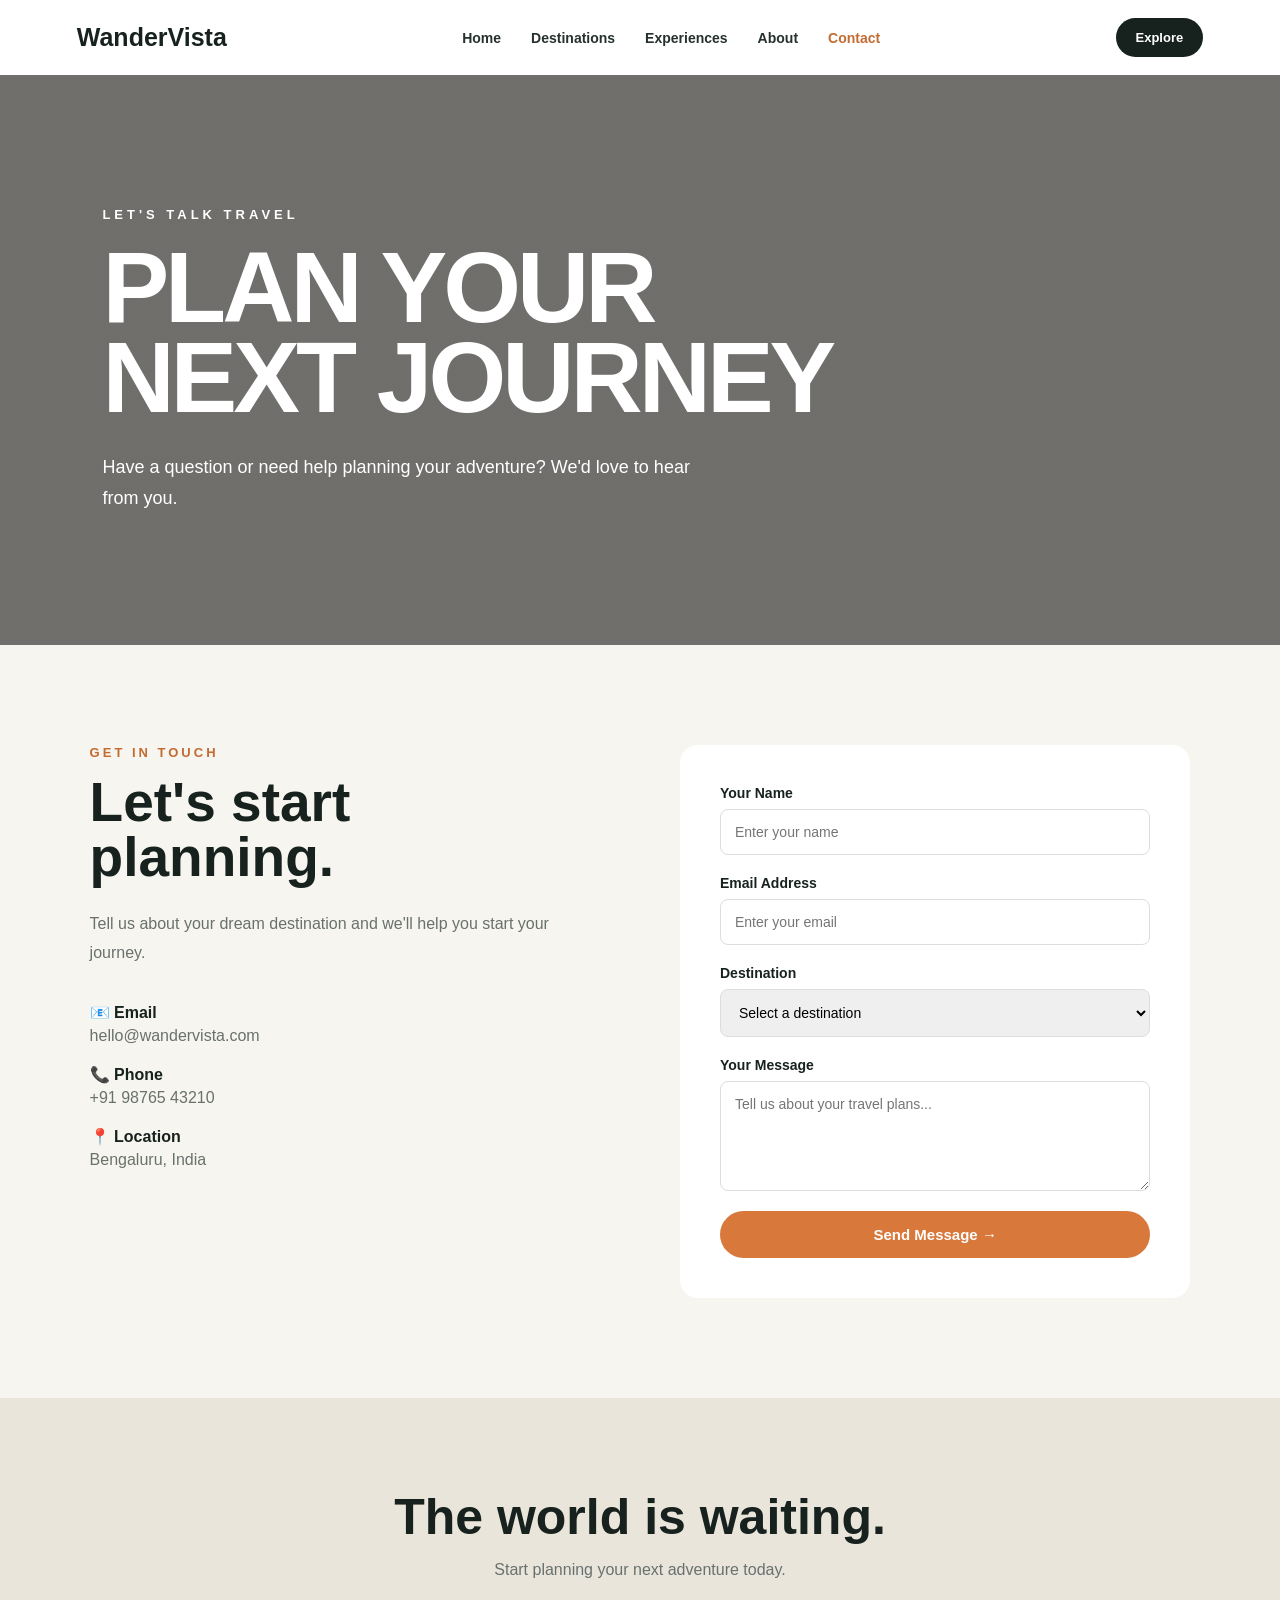
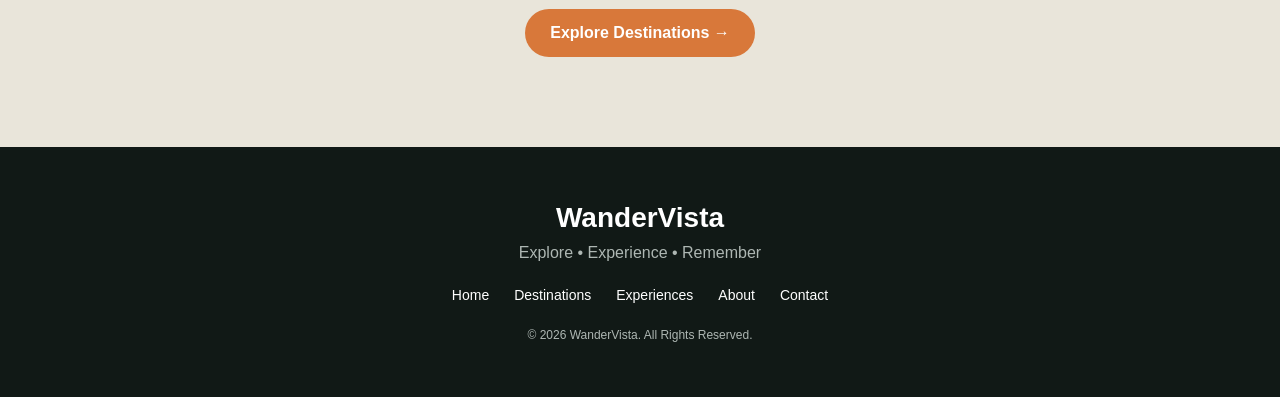
<file: contact.html>
<!DOCTYPE html>
<html lang="en">
<head>

    <meta charset="UTF-8">
    <meta name="viewport" content="width=device-width, initial-scale=1.0">

    <title>WanderVista | Contact</title>

    <link rel="stylesheet" href="person.css">

</head>

<body>

<header class="navbar">

    <div class="logo">WanderVista</div>

    <nav>
        <a href="index.html">Home</a>
        <a href="destinations.html">Destinations</a>
        <a href="experiences.html">Experiences</a>
        <a href="about.html">About</a>
        <a href="contact.html" class="active">Contact</a>
    </nav>

    <a href="destinations.html" class="nav-button">
        Explore
    </a>

</header>


<section class="page-hero contact-hero">

    <div>

        <p>LET'S TALK TRAVEL</p>

        <h1>
            PLAN YOUR<br>
            NEXT JOURNEY
        </h1>

        <span>
            Have a question or need help planning your adventure?
            We'd love to hear from you.
        </span>

    </div>

</section>


<section class="contact-section">

    <div class="contact-info">

        <p class="label">GET IN TOUCH</p>

        <h2>
            Let's start<br>
            planning.
        </h2>

        <p>
            Tell us about your dream destination and
            we'll help you start your journey.
        </p>

        <div class="contact-detail">
            <strong>📧 Email</strong>
            <span>hello@wandervista.com</span>
        </div>

        <div class="contact-detail">
            <strong>📞 Phone</strong>
            <span>+91 98765 43210</span>
        </div>

        <div class="contact-detail">
            <strong>📍 Location</strong>
            <span>Bengaluru, India</span>
        </div>

    </div>


    <div class="contact-form">

        <form>

            <label>Your Name</label>
            <input
                type="text"
                placeholder="Enter your name"
                required
            >

            <label>Email Address</label>
            <input
                type="email"
                placeholder="Enter your email"
                required
            >

            <label>Destination</label>

            <select>
                <option>Select a destination</option>
                <option>Paris</option>
                <option>Bali</option>
                <option>New York</option>
                <option>Dubai</option>
                <option>Switzerland</option>
                <option>Maldives</option>
            </select>

            <label>Your Message</label>

            <textarea
                rows="5"
                placeholder="Tell us about your travel plans..."
            ></textarea>

            <button type="submit">
                Send Message →
            </button>

        </form>

    </div>

</section>


<section class="contact-cta">

    <h2>
        The world is waiting.
    </h2>

    <p>
        Start planning your next adventure today.
    </p>

    <a href="destinations.html">
        Explore Destinations →
    </a>

</section>


<footer>

    <div class="footer-logo">WanderVista</div>

    <p>Explore • Experience • Remember</p>

    <div class="footer-links">

        <a href="index.html">Home</a>
        <a href="destinations.html">Destinations</a>
        <a href="experiences.html">Experiences</a>
        <a href="about.html">About</a>
        <a href="contact.html">Contact</a>

    </div>

    <p class="copyright">
        © 2026 WanderVista. All Rights Reserved.
    </p>

</footer>

</body>
</html>
</file>
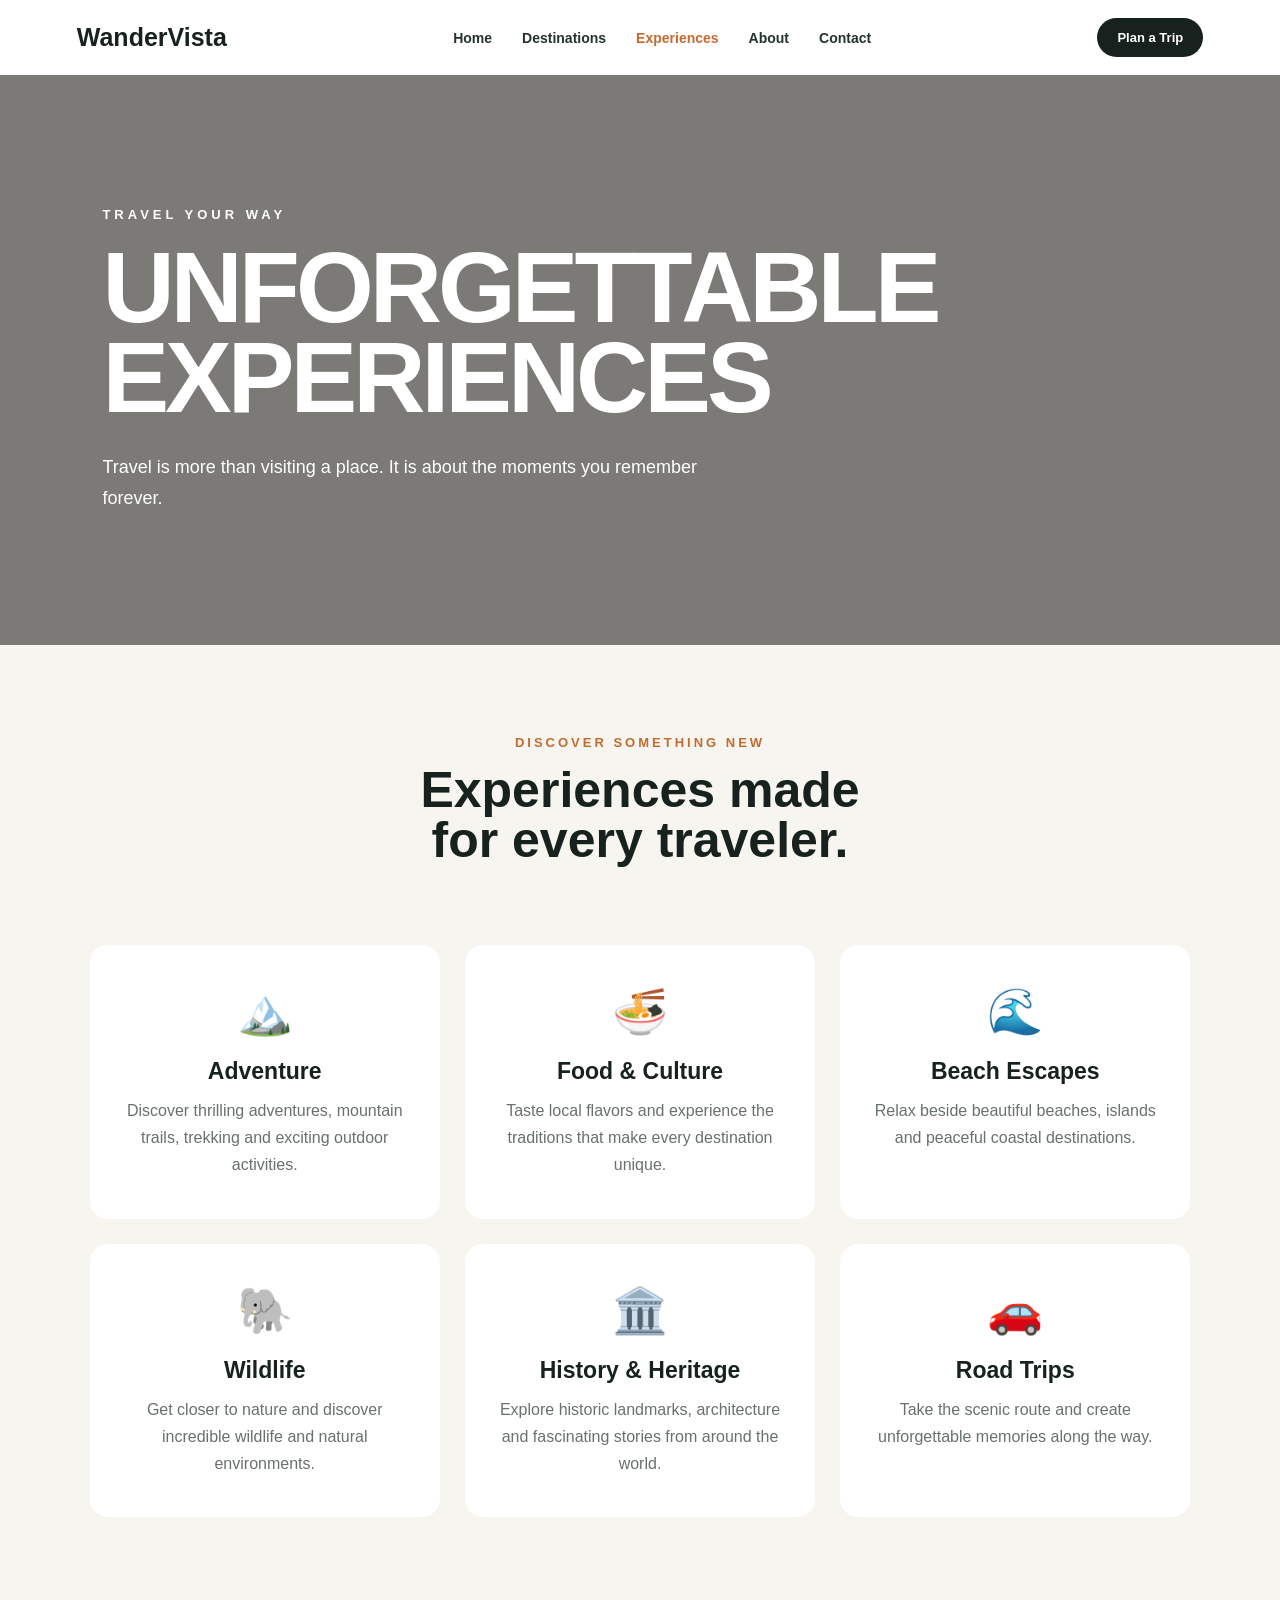
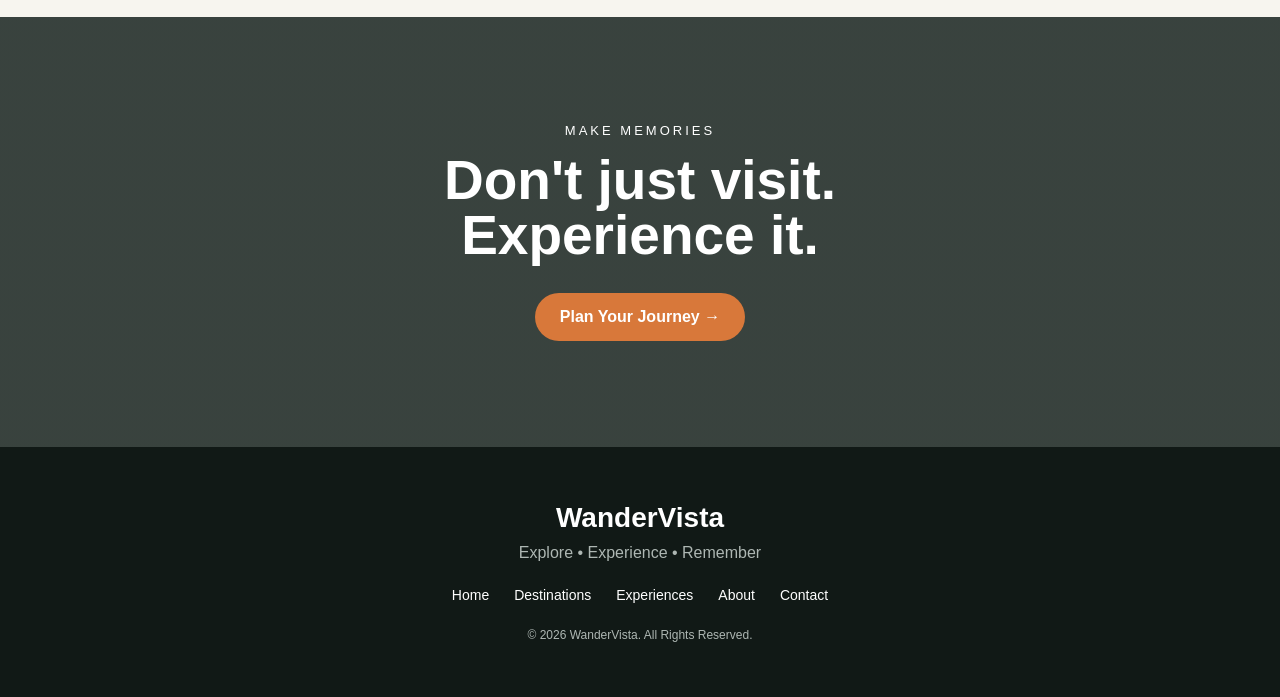
<file: experience.html>
<!DOCTYPE html>
<html lang="en">
<head>
    <meta charset="UTF-8">
    <meta name="viewport" content="width=device-width, initial-scale=1.0">

    <title>WanderVista | Experiences</title>

    <link rel="stylesheet" href="person.css">
</head>

<body>

<header class="navbar">

    <div class="logo">WanderVista</div>

    <nav>
        <a href="index.html">Home</a>
        <a href="destinations.html">Destinations</a>
        <a href="experiences.html" class="active">Experiences</a>
        <a href="about.html">About</a>
        <a href="contact.html">Contact</a>
    </nav>

    <a href="contact.html" class="nav-button">Plan a Trip</a>

</header>


<section class="page-hero experiences-hero">

    <div>
        <p>TRAVEL YOUR WAY</p>

        <h1>
            UNFORGETTABLE<br>
            EXPERIENCES
        </h1>

        <span>
            Travel is more than visiting a place.
            It is about the moments you remember forever.
        </span>
    </div>

</section>


<section class="experience-intro">

    <p class="label">DISCOVER SOMETHING NEW</p>

    <h2>
        Experiences made<br>
        for every traveler.
    </h2>

</section>


<section class="experience-grid">

    <div class="experience-card">
        <div class="experience-icon">🏔️</div>
        <h3>Adventure</h3>
        <p>
            Discover thrilling adventures, mountain trails,
            trekking and exciting outdoor activities.
        </p>
    </div>

    <div class="experience-card">
        <div class="experience-icon">🍜</div>
        <h3>Food & Culture</h3>
        <p>
            Taste local flavors and experience the traditions
            that make every destination unique.
        </p>
    </div>

    <div class="experience-card">
        <div class="experience-icon">🌊</div>
        <h3>Beach Escapes</h3>
        <p>
            Relax beside beautiful beaches, islands and
            peaceful coastal destinations.
        </p>
    </div>

    <div class="experience-card">
        <div class="experience-icon">🐘</div>
        <h3>Wildlife</h3>
        <p>
            Get closer to nature and discover incredible
            wildlife and natural environments.
        </p>
    </div>

    <div class="experience-card">
        <div class="experience-icon">🏛️</div>
        <h3>History & Heritage</h3>
        <p>
            Explore historic landmarks, architecture and
            fascinating stories from around the world.
        </p>
    </div>

    <div class="experience-card">
        <div class="experience-icon">🚗</div>
        <h3>Road Trips</h3>
        <p>
            Take the scenic route and create unforgettable
            memories along the way.
        </p>
    </div>

</section>


<section class="experience-banner">

    <div>
        <p>MAKE MEMORIES</p>

        <h2>
            Don't just visit.<br>
            Experience it.
        </h2>

        <a href="contact.html">
            Plan Your Journey →
        </a>
    </div>

</section>


<footer>

    <div class="footer-logo">WanderVista</div>

    <p>Explore • Experience • Remember</p>

    <div class="footer-links">

        <a href="index.html">Home</a>
        <a href="destinations.html">Destinations</a>
        <a href="experiences.html">Experiences</a>
        <a href="about.html">About</a>
        <a href="contact.html">Contact</a>

    </div>

    <p class="copyright">
        © 2026 WanderVista. All Rights Reserved.
    </p>

</footer>

</body>
</html>
</file>
<file: person.css>
* {
    margin: 0;
    padding: 0;
    box-sizing: border-box;
}

html {
    scroll-behavior: smooth;
}

body {
    font-family: Arial, Helvetica, sans-serif;
    background: #f7f5ef;
    color: #17221f;
}


/* =========================
   NAVIGATION
========================= */

.navbar {
    height: 75px;
    padding: 0 6%;

    display: flex;
    align-items: center;
    justify-content: space-between;

    background: white;
}

.logo {
    font-size: 25px;
    font-weight: 800;
}

.navbar nav {
    display: flex;
    gap: 30px;
}

.navbar nav a {
    color: #26322f;
    text-decoration: none;

    font-size: 14px;
    font-weight: 600;
}

.navbar nav a:hover,
.navbar nav a.active {
    color: #c46b32;
}

.nav-button {
    padding: 12px 20px;

    background: #17221f;
    color: white;

    text-decoration: none;

    border-radius: 25px;

    font-size: 13px;
    font-weight: bold;
}

.nav-button:hover {
    background: #c46b32;
}


/* =========================
   PAGE HERO
========================= */

.page-hero {
    min-height: 570px;

    padding: 80px 8%;

    display: flex;
    align-items: center;

    color: white;

    background-size: cover;
    background-position: center;
}

.experiences-hero {
    background:
        linear-gradient(
            rgba(0,0,0,.5),
            rgba(0,0,0,.5)
        ),
        url("https://images.unsplash.com/photo-1526772662000-3f88f10405ff?auto=format&fit=crop&w=1800&q=85");
}

.about-hero {
    background:
        linear-gradient(
            rgba(0,0,0,.5),
            rgba(0,0,0,.5)
        ),
        url("https://images.unsplash.com/photo-1521292270410-a8c4d7169bd2?auto=format&fit=crop&w=1800&q=85");
}

.contact-hero {
    background:
        linear-gradient(
            rgba(0,0,0,.55),
            rgba(0,0,0,.55)
        ),
        url("https://images.unsplash.com/photo-1436491865332-7a61a109cc05?auto=format&fit=crop&w=1800&q=85");
}

.page-hero div {
    max-width: 850px;
}

.page-hero p {
    font-size: 13px;

    letter-spacing: 4px;

    font-weight: bold;

    margin-bottom: 20px;
}

.page-hero h1 {
    font-size: clamp(50px, 8vw, 100px);

    line-height: .9;

    letter-spacing: -4px;

    margin-bottom: 30px;
}

.page-hero span {
    display: block;

    max-width: 600px;

    font-size: 18px;

    line-height: 1.7;
}


/* =========================
   EXPERIENCE
========================= */

.experience-intro {
    text-align: center;

    padding: 90px 20px 50px;
}

.label {
    color: #c46b32;

    font-size: 13px;

    letter-spacing: 3px;

    font-weight: bold;

    margin-bottom: 15px;
}

.experience-intro h2 {
    font-size: 50px;

    line-height: 1;
}

.experience-grid {
    padding: 30px 7% 100px;

    display: grid;

    grid-template-columns: repeat(3, 1fr);

    gap: 25px;
}

.experience-card {
    background: white;

    padding: 40px 30px;

    border-radius: 18px;

    text-align: center;

    transition: .3s;
}

.experience-card:hover {
    transform: translateY(-8px);
}

.experience-icon {
    font-size: 45px;

    margin-bottom: 20px;
}

.experience-card h3 {
    font-size: 23px;

    margin-bottom: 12px;
}

.experience-card p {
    color: #68716e;

    line-height: 1.7;
}


/* =========================
   EXPERIENCE BANNER
========================= */

.experience-banner {
    min-height: 430px;

    display: flex;

    align-items: center;
    justify-content: center;

    text-align: center;

    color: white;

    background:
        linear-gradient(
            rgba(15,27,23,.82),
            rgba(15,27,23,.82)
        ),
        url("https://images.unsplash.com/photo-1500530855697-b586d89ba3ee?auto=format&fit=crop&w=1800&q=85");

    background-size: cover;
}

.experience-banner p {
    letter-spacing: 3px;

    font-size: 13px;

    margin-bottom: 15px;
}

.experience-banner h2 {
    font-size: 55px;

    line-height: 1;

    margin-bottom: 30px;
}

.experience-banner a,
.contact-cta a {
    display: inline-block;

    padding: 15px 25px;

    background: #d8783a;

    color: white;

    text-decoration: none;

    border-radius: 30px;

    font-weight: bold;
}


/* =========================
   ABOUT
========================= */

.about-section {
    padding: 100px 7%;

    display: grid;

    grid-template-columns: 1fr 1fr;

    gap: 70px;

    align-items: center;
}

.about-image img {
    width: 100%;

    height: 550px;

    object-fit: cover;

    border-radius: 18px;
}

.about-content h2 {
    font-size: 50px;

    line-height: 1;

    margin-bottom: 25px;
}

.about-content > p:not(.label) {
    color: #68716e;

    line-height: 1.8;

    margin-bottom: 20px;
}

.main-button {
    display: inline-block;

    margin-top: 10px;

    padding: 15px 25px;

    border-radius: 30px;

    background: #d8783a;

    color: white;

    text-decoration: none;

    font-weight: bold;
}

.mission {
    padding: 100px 20px;

    text-align: center;

    background: #e9e5da;
}

.mission h2 {
    font-size: 55px;

    line-height: 1;

    margin-bottom: 25px;
}

.mission > p:last-child {
    color: #68716e;
}

.values {
    padding: 80px 7%;

    display: grid;

    grid-template-columns: repeat(3, 1fr);

    gap: 25px;
}

.value {
    padding: 30px;

    border-top: 2px solid #c46b32;
}

.value span {
    color: #c46b32;

    font-weight: bold;
}

.value h3 {
    font-size: 25px;

    margin: 15px 0;
}

.value p {
    color: #68716e;

    line-height: 1.7;
}


/* =========================
   CONTACT
========================= */

.contact-section {
    padding: 100px 7%;

    display: grid;

    grid-template-columns: 1fr 1fr;

    gap: 80px;
}

.contact-info h2 {
    font-size: 55px;

    line-height: 1;

    margin-bottom: 25px;
}

.contact-info > p:not(.label) {
    color: #68716e;

    line-height: 1.8;

    max-width: 500px;

    margin-bottom: 35px;
}

.contact-detail {
    display: flex;

    flex-direction: column;

    gap: 5px;

    margin-bottom: 20px;
}

.contact-detail span {
    color: #68716e;
}

.contact-form {
    background: white;

    padding: 40px;

    border-radius: 18px;
}

.contact-form form {
    display: flex;

    flex-direction: column;
}

.contact-form label {
    font-size: 14px;

    font-weight: bold;

    margin-bottom: 8px;
}

.contact-form input,
.contact-form select,
.contact-form textarea {
    width: 100%;

    padding: 14px;

    margin-bottom: 20px;

    border: 1px solid #ddd;

    border-radius: 8px;

    font-family: inherit;

    font-size: 14px;
}

.contact-form textarea {
    resize: vertical;
}

.contact-form button {
    border: none;

    padding: 15px;

    border-radius: 30px;

    background: #d8783a;

    color: white;

    font-weight: bold;

    cursor: pointer;

    font-size: 15px;
}

.contact-form button:hover {
    background: #b85f28;
}

.contact-cta {
    padding: 90px 20px;

    text-align: center;

    background: #e9e5da;
}

.contact-cta h2 {
    font-size: 50px;

    margin-bottom: 15px;
}

.contact-cta p {
    color: #68716e;

    margin-bottom: 30px;
}


/* =========================
   FOOTER
========================= */

footer {
    background: #111916;

    color: white;

    text-align: center;

    padding: 55px 20px;
}

.footer-logo {
    font-size: 28px;

    font-weight: 800;

    margin-bottom: 10px;
}

footer > p {
    color: #aeb7b3;
}

.footer-links {
    display: flex;

    justify-content: center;

    gap: 25px;

    margin: 25px 0;

    flex-wrap: wrap;
}

.footer-links a {
    color: white;

    text-decoration: none;

    font-size: 14px;
}

.footer-links a:hover {
    color: #d8783a;
}

.copyright {
    font-size: 12px;

    margin-top: 20px;
}


/* =========================
   RESPONSIVE
========================= */

@media (max-width: 900px) {

    .navbar {
        padding: 15px 5%;
    }

    .navbar nav {
        gap: 12px;
    }

    .nav-button {
        display: none;
    }

    .experience-grid {
        grid-template-columns: 1fr 1fr;
    }

    .about-section,
    .contact-section {
        grid-template-columns: 1fr;
    }

    .values {
        grid-template-columns: 1fr 1fr;
    }
}


@media (max-width: 600px) {

    .navbar {
        height: auto;

        padding: 20px;

        flex-direction: column;

        gap: 15px;
    }

    .navbar nav {
        flex-wrap: wrap;

        justify-content: center;
    }

    .page-hero {
        min-height: 500px;

        padding: 60px 7%;
    }

    .page-hero h1 {
        font-size: 55px;

        letter-spacing: -2px;
    }

    .experience-grid,
    .values {
        grid-template-columns: 1fr;
    }

    .experience-intro h2,
    .about-content h2,
    .contact-info h2 {
        font-size: 40px;
    }

    .mission h2,
    .experience-banner h2 {
        font-size: 40px;
    }

    .about-section,
    .contact-section {
        padding: 70px 7%;
    }

    .about-image img {
        height: 400px;
    }

    .contact-form {
        padding: 25px;
    }
}
</file>
